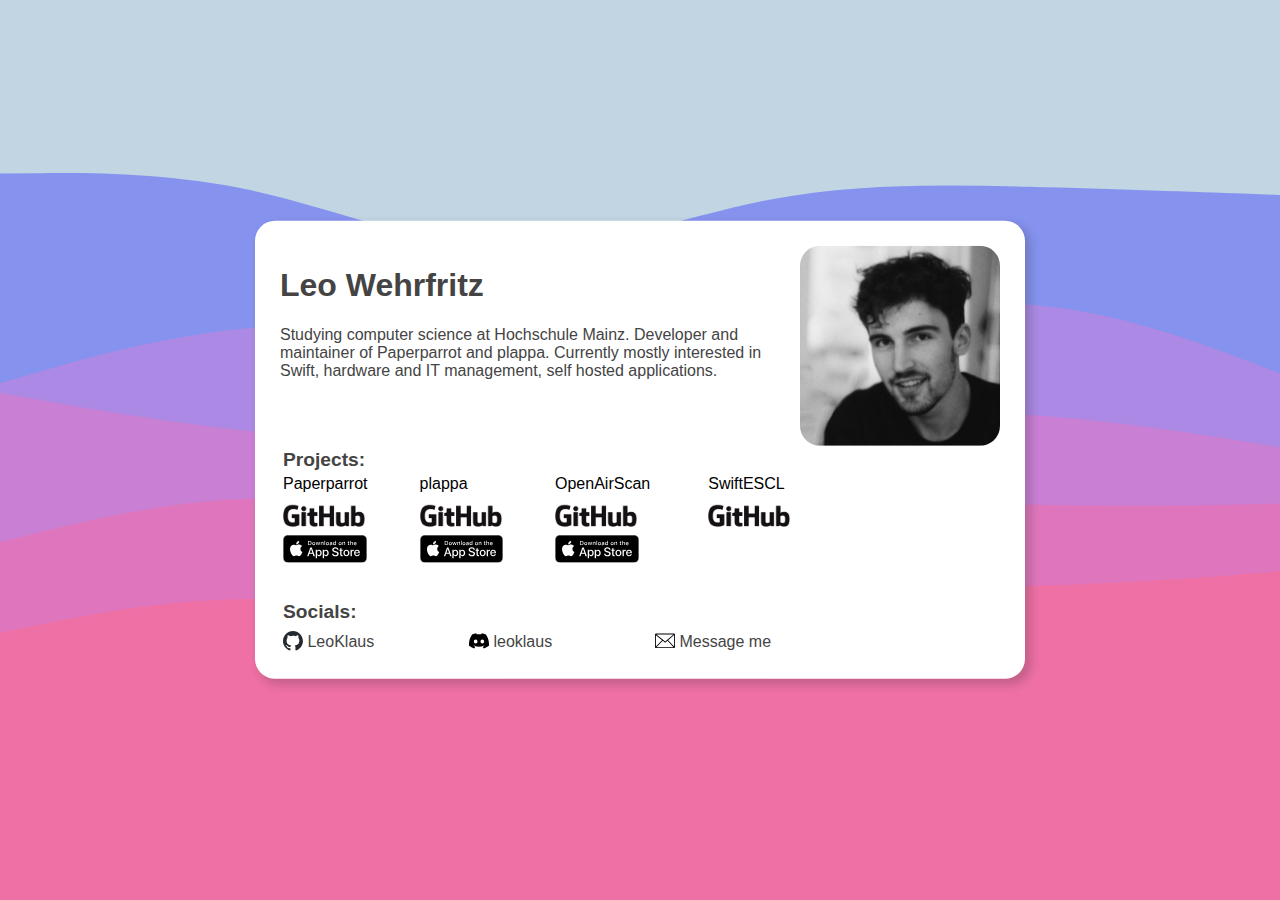
<file: index.html>
<!DOCTYPE html>
<html lang="en">

<head>
    <title>wehrfritz.me</title>
    <meta charset="UTF-8">
    <meta name="viewport" content="width=device-width, initial-scale=1.0">
    <meta name="theme-color" content="#C1D5E3" media="(prefers-color-scheme: light)">
    <meta name="theme-color" content="#001220" media="(prefers-color-scheme: dark)">
    <link rel="stylesheet" href="style.css">

</head>

<body>
    <div class="card">
        <img class="profile" src="images/me.jpg">
        <h1>Leo Wehrfritz</h1>
        <p>Studying computer science at Hochschule Mainz. Developer and maintainer of Paperparrot and plappa. Currently mostly interested in Swift, hardware and IT management, self hosted applications.</p>
        <table>
            <tr>
                <th>Projects:</th>
            </tr>
            <tr>
                <td class="projectName">Paperparrot</td>
                <td class="projectName">plappa</td>
                <td class="projectName">OpenAirScan</td>
                <td class="projectName">SwiftESCL</td>
            </tr>
            <tr>
                <td>
                    <a target="_blank" href="https://github.com/leoklaus/paperparrot">
                    <picture>
                        <source srcset="./images/GitHub_Logo_White.png" media="(prefers-color-scheme: dark)">
                        <img src="./images/GitHub_Logo_Black.png" class="githublink">
                    </picture>
                </a>
                </td>
                <td>
                    <a target="_blank" href="https://github.com/leoklaus/plappa">
                    <picture>
                        <source srcset="./images/GitHub_Logo_White.png" media="(prefers-color-scheme: dark)">
                        <img src="./images/GitHub_Logo_Black.png" class="githublink">
                    </picture>
                </a>
                </td>
                <td>
                    <a target="_blank" href="https://github.com/leoklaus/openairscan">
                        <picture>
                            <source srcset="./images/GitHub_Logo_White.png" media="(prefers-color-scheme: dark)">
                            <img src="./images/GitHub_Logo_Black.png" class="githublink">
                        </picture>
                    </a>
                </td>
                <td>
                    <a target="_blank" href="https://github.com/leoklaus/swiftescl">
                        <picture>
                            <source srcset="./images/GitHub_Logo_White.png" media="(prefers-color-scheme: dark)">
                            <img src="./images/GitHub_Logo_Black.png" class="githublink">
                        </picture>
                    </a>
                </td>
            </tr>
            <tr>
                <td>
                    <a target="_blank" href="https://apps.apple.com/de/app/paperparrot/id1663665267">
                        <picture>
                            <source srcset="./images/AppStore_Badge_White.svg" media="(prefers-color-scheme: dark)">
                            <img src="./images/AppStore_Badge_Black.svg" class="appstorelink">
                        </picture>
                    </a>
                </td>
                <td>
                    <a target="_blank" href="https://apps.apple.com/us/app/plappa/id6475201956">
                        <picture>
                            <source srcset="./images/AppStore_Badge_White.svg" media="(prefers-color-scheme: dark)">
                            <img src="./images/AppStore_Badge_Black.svg" class="appstorelink">
                        </picture>
                    </a>
                </td>
                <td>
                    <a target="_blank" href="https://apps.apple.com/us/app/openairscan/id1663611384">
                        <picture>
                            <source srcset="./images/AppStore_Badge_White.svg" media="(prefers-color-scheme: dark)">
                            <img src="./images/AppStore_Badge_Black.svg" class="appstorelink">
                        </picture>
                    </a>
                </td>
            </tr>
        </table>
        <br><br>
        <table>
            <tr>
                <th>Socials:</th>
            </tr>
            <tr>
                <td class="verttd">
                    <a target="_blank" href="https://github.com/LeoKlaus" class="sociallink">
                        <picture>
                            <source srcset="./images/github-mark-white.svg" media="(prefers-color-scheme: dark)">
                            <img src="./images/github-mark-black.svg" class="icon">
                        </picture>
                        LeoKlaus
                    </a>
                </td>
                <td class="verttd">
                    <a target="_blank" href="https://discordapp.com/users/465930598058426380" class="sociallink">
                        <picture>
                            <source srcset="./images/discord-mark-white.svg" media="(prefers-color-scheme: dark)">
                            <img src="./images/discord-mark-black.svg" class="icon">
                        </picture>
                        leoklaus
                    </a>
                </td>
                <td class="verttd">
                    <a target="_blank" href="mailto:contact@wehrfritz.me" class="sociallink">
                        <picture>
                            <source srcset="./images/Envelope_Icon_White.svg" media="(prefers-color-scheme: dark)">
                            <img src="./images/Envelope_Icon_Black.svg" class="icon">
                        </picture>
                        Message me
                    </a>
                </td>
            </tr>
        </table>
    </div>
</body>

</html>
</file>
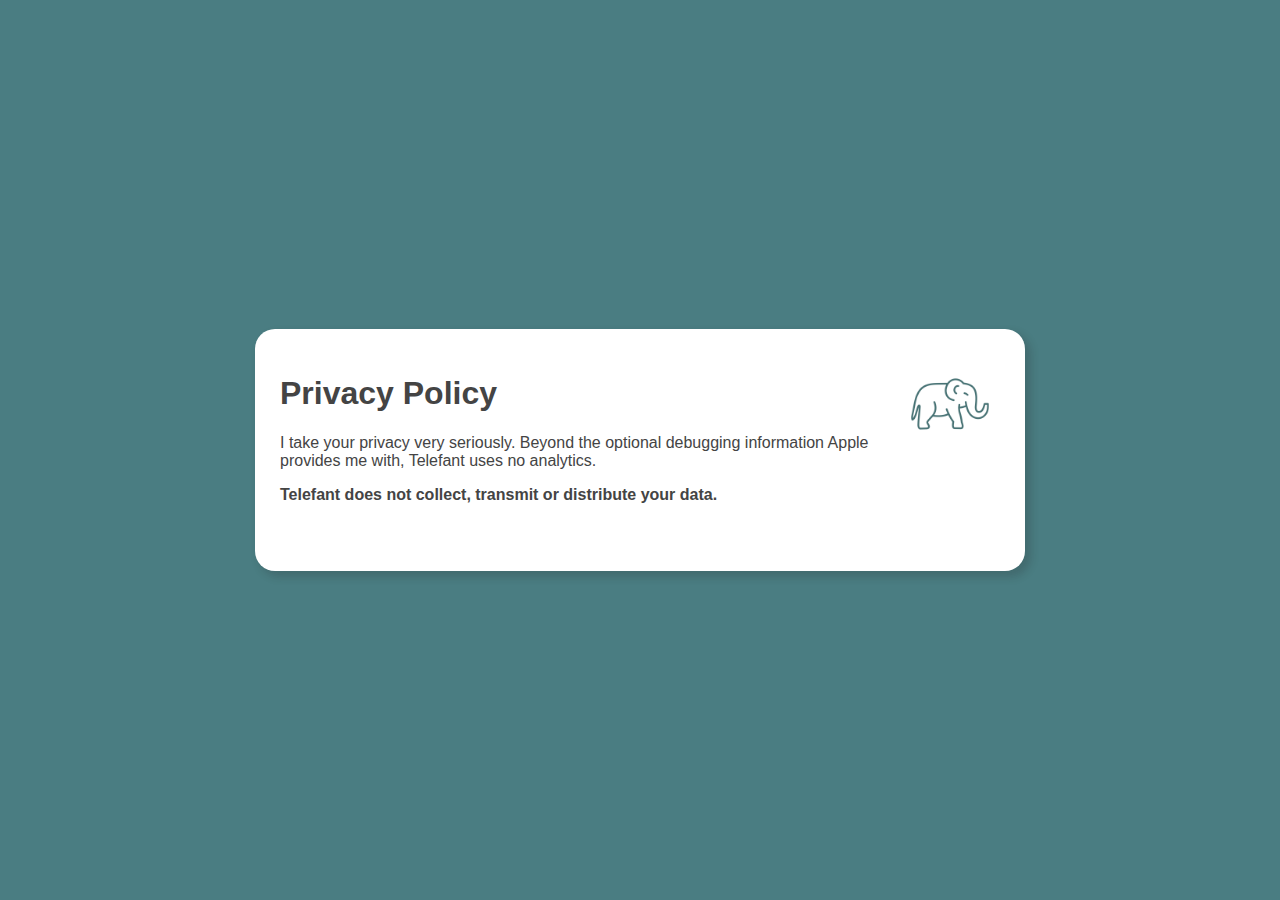
<file: telefant-privacy/index.html>
<!DOCTYPE html>
<html lang="en">

<head>
    <title>Telefant - Privacy Policy</title>
    <meta charset="UTF-8">
    <meta name="viewport" content="width=device-width, initial-scale=1.0">
    <meta name="theme-color" content="#4A7D82" media="(prefers-color-scheme: light)">
    <meta name="theme-color" content="#4A7D82" media="(prefers-color-scheme: dark)">
    <link rel="stylesheet" href="style.css">

</head>

<body>
    <div class="card">
        <div class="profile"></div>
        <h1>Privacy Policy</h1>
        <p>I take your privacy very seriously. Beyond the optional debugging information Apple provides me with, Telefant uses no analytics.</p>
        <p><b>Telefant does not collect, transmit or distribute your data.</b></p>
    </div>
</body>

</html>
</file>
<file: style.css>
body {
    overflow-x: hidden;
    font-family: 'Segoe UI', Tahoma, Geneva, Verdana, sans-serif;
    color: white;
    background: #ee70a4;
    /*background: #C1D5E3;*/
    aspect-ratio: 960/540;
    background-repeat: no-repeat;
    background-position: center;
    background-size: cover;
    background-image: url('./images/waves-bright.svg');
}

.projectName {
    color: black;
}

table {
    text-align: left;
    width: 100%;
}

th {
    font-size: larger;
}

.verttd{
    display:block;
}

.card {
    position: absolute;
    top: 50%;
    left: 50%;
    transform: translate(-50%, -50%);
    background-color: #fff;
    border-radius: 20px;
    width: 80%;
    min-height: 25em !important;
    padding: 25px;
    color: #444;
    box-shadow: 5px 5px 8px 1px rgba(37, 37, 37, 0.2);
}

.button {
    align-items: center;
    display: inline-block;
    color: #444;
    cursor: pointer;
    margin: 4px 2px;
}

.profile {
    float: right;
    border-radius: 20px;
    max-width: 100px;
    margin-left: 20px;
}

.githublink {
    height: 1.6em;
    display: inline;
    position: relative;
    top: 0.5em;
}

.githublink:hover {
    filter: invert(65%);
}

.appstorelink {
    height: 2em;
    display: inline;
    position: relative;
    top: 0.5em;
    text-decoration: none;
}

.appstorelink:hover {
    filter: invert(75%);
}

.sociallink {
    border: none;
    color: #444;
    font-size: 24px;
    cursor: pointer;
    text-decoration: none;
    padding-right: 2em;
}

.sociallink:hover {
    text-decoration: underline;
}

.icon {
    width: 1.25em;
    height: 1.25em;
    display: inline;
    position: relative;
    top: 0.2em;
}

@media (prefers-color-scheme: dark) {
    body {
        overflow: hidden;
        background: #d24c84;
        /*background: #001220;*/
        aspect-ratio: 960/540;
        background-repeat: no-repeat;
        background-position: center;
        background-size: cover;
        background-image: url('./images/waves-dark.svg');
    }

    .projectName {
        color: #fff;
    }

    .card {
        background-color: #444;
        color: #fff;
    }

    .button {
        color: #fff;
    }

    .sociallink {
        color: #fff;
    }
}

@media only screen and (min-width: 800px) {

    .profile {
        max-width: 200px;
    }

    table {
        width: 35em;
    }

    .verttd{
        display:table-cell;
        width: 10em;
    }

    .card {
        position: absolute;
        top: 50%;
        left: 50%;
        transform: translate(-50%, -50%);
        border-radius: 20px;
        max-width: 45em;
        min-height: 25em;
        padding: 25px;
        box-shadow: 5px 5px 8px 1px rgba(37, 37, 37, 0.2);
    }

    .githublink {
        height: 1.4em;
    }

    .appstorelink {
        height: 1.75em;
    }

    .sociallink {
        font-size: 16px;
    }
}
</file>
<file: telefant-privacy/style.css>
body {
    overflow-x: hidden;
    font-family: 'Segoe UI', Tahoma, Geneva, Verdana, sans-serif;
    color: white;
    background: #4A7D82;
    /*background: #C1D5E3;*/
    aspect-ratio: 960/540;
    background-repeat: no-repeat;
    background-position: center;
    background-size: cover;
}

.card {
    position: absolute;
    top: 50%;
    left: 50%;
    transform: translate(-50%, -50%);
    background-color: #fff;
    border-radius: 20px;
    width: 80%;
    min-height: 12em !important;
    padding: 25px;
    color: #444;
    box-shadow: 5px 5px 8px 1px rgba(37, 37, 37, 0.2);
}

.profile {
    width: 100px;
    height: 100px;
    float: right;
    background: url(images/LogoColor.png) center / cover;
}

@media (prefers-color-scheme: dark) {
    body {
        overflow: hidden;
        background: #4A7D82;
        aspect-ratio: 960/540;
        background-repeat: no-repeat;
        background-position: center;
        background-size: cover;
    }

    .profile {
        background-image: url('./images/LogoDark.png');
    }

    .card {
        background-color: #444;
        color: #fff;
    }
}

@media only screen and (min-width: 800px) {

    .card {
        position: absolute;
        top: 50%;
        left: 50%;
        transform: translate(-50%, -50%);
        border-radius: 20px;
        max-width: 45em;
        min-height: 25em;
        padding: 25px;
        box-shadow: 5px 5px 8px 1px rgba(37, 37, 37, 0.2);
    }
}
</file>
